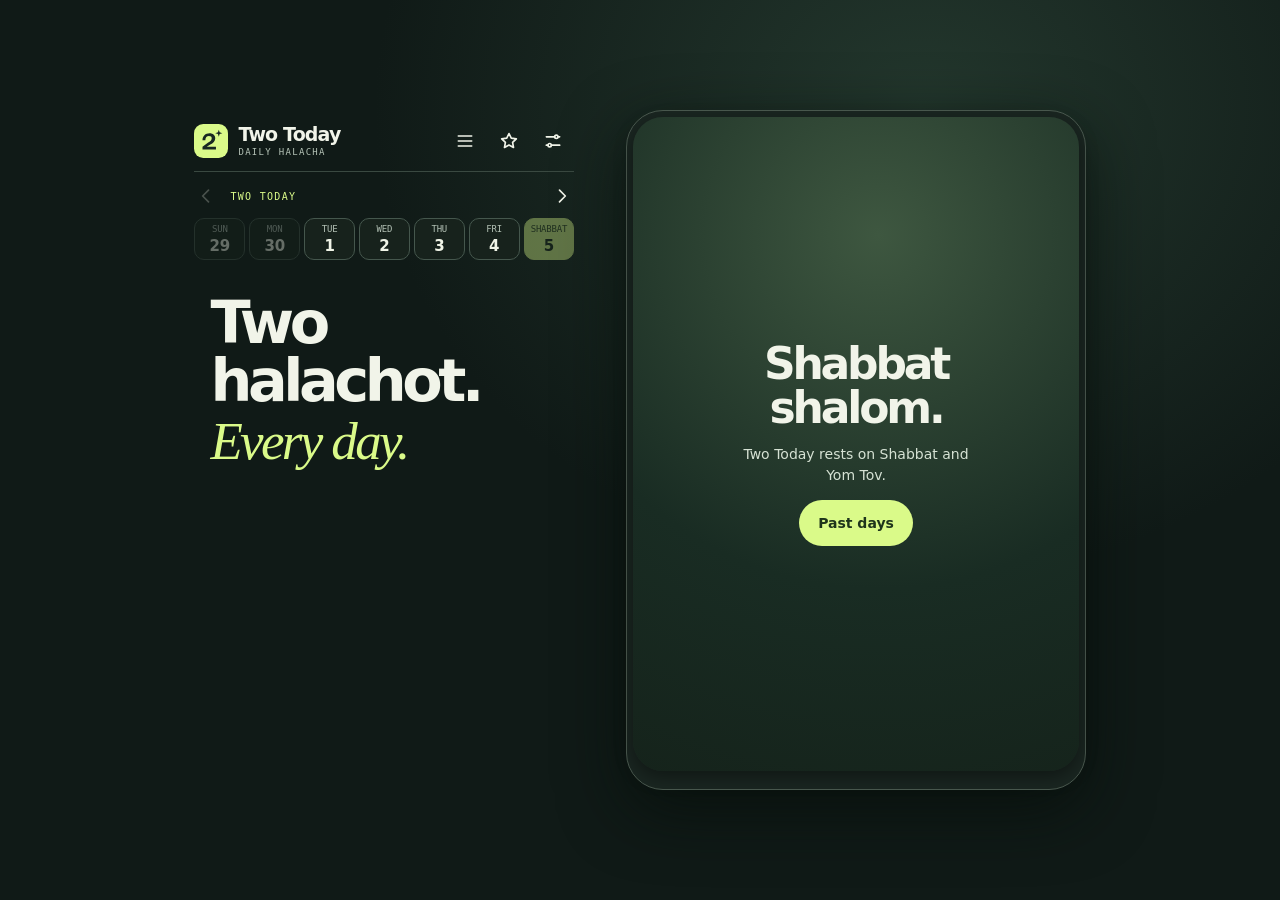
<file: index.html>
<!doctype html>
<html lang="en"><head><meta charset="utf-8">
<meta name="viewport" content="width=device-width,initial-scale=1,viewport-fit=cover">
<meta name="theme-color" content="#101a17">
<meta name="description" content="Two practical Sefardi halachot a day, matched to the Jewish calendar.">
<meta property="og:type" content="website">
<meta property="og:title" content="Two Today: two halachot a day">
<meta property="og:description" content="Short, practical Sefardi halachot from Yalkut Yosef, matched to the Jewish calendar.">
<meta property="og:url" content="https://two-today-halacha.vercel.app/">
<meta property="og:image" content="https://two-today-halacha.vercel.app/og.png">
<meta name="twitter:card" content="summary_large_image">
<title>Two Today</title>
<link rel="icon" href="mark.svg" type="image/svg+xml">
<link rel="stylesheet" href="styles.css">
<script src="app.js" defer></script>
</head><body><main id="app"></main>
<noscript><p style="padding:24px">Two Today needs JavaScript to show the cards.</p></noscript>
</body></html>
</file>
<file: styles.css>
:root{color-scheme:dark;--bg:#101a17;--ink:#f1f4e9;--muted:#b4c2b6;--lime:#dafa89;--line:#3a4941;--mono:ui-monospace,"SFMono-Regular",Consolas,monospace}
*{box-sizing:border-box}
html,body{height:100%}
body{margin:0;background:radial-gradient(ellipse at 72% 12%,#23372d 0%,transparent 42%),var(--bg);background-attachment:fixed;color:var(--ink);font:16px/1.5 system-ui,-apple-system,"Segoe UI",sans-serif;-webkit-text-size-adjust:100%;overflow-x:hidden}
p,h1,h2{margin:0}
button,a{-webkit-tap-highlight-color:transparent;touch-action:manipulation}
button,input{font:inherit}
button{cursor:pointer}
:focus-visible{outline:2px solid #e9ffa3;outline-offset:3px}
#app{width:100%;max-width:480px;min-height:100vh;min-height:100dvh;margin:auto;display:flex;flex-direction:column}
.mini,.eyebrow,.count{font:10px/1.5 var(--mono);text-transform:uppercase;letter-spacing:.13em}

/* top: name, shortcuts, the week */
.mast{display:flex;align-items:center;gap:2px;min-height:62px;margin:0 14px;border-bottom:1px solid var(--line)}
.brand{flex:1;display:flex;align-items:center;gap:10px;font-size:19px;font-weight:760;letter-spacing:-.045em;line-height:1.08;color:inherit;text-decoration:none}
.brand img{width:34px;height:34px}
.brand small{display:block;margin-top:4px;font:9px/1 var(--mono);letter-spacing:.145em;color:var(--muted)}
.icon{width:42px;height:42px;border-radius:50%;border:0;background:transparent;color:inherit;display:grid;place-items:center;text-decoration:none}
.icon:active{background:#fff1}
.eyebrow{display:flex;align-items:center;gap:6px;margin:4px 6px 2px;color:var(--lime)}
.eyebrow span{flex:1;min-width:0;white-space:nowrap;overflow:hidden;text-overflow:ellipsis}
.week{width:36px;height:36px;color:var(--ink)}
.week[aria-disabled]{opacity:.25}
.eyebrow bdi{font:13px/1.2 system-ui,sans-serif;letter-spacing:0;text-transform:none;color:var(--muted)}
.days{display:grid;grid-template-columns:repeat(7,minmax(0,1fr));gap:4px;margin:0 14px}
.days a{border:1px solid #45574d;border-radius:10px;color:var(--muted);background:#17221c;min-height:42px;padding:6px 0 4px;font:9px/1 var(--mono);letter-spacing:-.02em;text-transform:uppercase;text-align:center;text-decoration:none;overflow:hidden}
.days strong{display:block;color:#f0f4e7;font:650 15px/1.15 system-ui,sans-serif;margin-top:4px}
.days i{font-style:normal;font-size:.7em;margin-left:2px;vertical-align:.15em}
.days a[aria-disabled]{opacity:.38}
.days a.today{border-color:var(--lime)}
.days a.is-done{color:#b8efd4;border-color:#53977b;background:#213d34}
.days a.is-done strong{color:#c8f4de}
.days a[aria-current]{border-color:var(--lime);background:var(--lime);color:#304523}
.days a[aria-current] strong{color:#18261a}

/* the stack of flash cards */
.deck{position:relative;flex:1;min-height:430px;margin:10px 10px 12px;border:1px solid #4b5a50;border-radius:37px;background:#1a2621;box-shadow:0 20px 65px #070e0bc0}
.card{position:absolute;inset:6px 6px 18px;border-radius:30px;display:flex;flex-direction:column;overflow:hidden;background:var(--paper);color:#172721;box-shadow:0 6px 18px #0006;--paper:#e5f0d3;--sector:#c8e98b}
.card[data-p="1"]{--paper:#f8e8ca;--sector:#ebc788}
/* up-and-down moves scroll a long card; sideways moves are ours, on the card and everything in it */
.card.top,.card.top *{touch-action:pan-y}
.card.top{cursor:grab;will-change:transform}
.card.under{pointer-events:none;transform:translateY(calc((1 - var(--p,0))*24px)) scale(calc(.94 + var(--p,0)*.06));filter:brightness(calc(.9 + var(--p,0)*.1))}
.settle .card.under{transition:transform .25s ease-out,filter .25s}
.card.hidden{visibility:hidden}
.card.deal{animation:deal .32s cubic-bezier(.22,.7,.34,1) backwards}
.card.return{animation:return .3s cubic-bezier(.2,.9,.3,1) backwards}
.card-head{display:flex;align-items:center;gap:6px;padding:14px 14px 4px 20px}
.card-head .mini{flex:1;min-width:0}
.pill{width:40px;height:40px;border-radius:50%;border:1px solid #26382d53;background:transparent;color:#31483b;display:grid;place-items:center}
.pill[aria-pressed=true]{background:#1b3328;color:var(--lime);border-color:#1b3328}
.body{flex:1;overflow-y:auto;padding:6px 22px 8px}
.art{display:block;width:78px;height:50px;margin:2px 0 14px}
.art svg{display:block;width:100%;height:100%}
.art rect{fill:var(--sector)}
.q{font-size:clamp(30px,8.8vw,42px);letter-spacing:-.07em;line-height:1.02;font-weight:780;text-wrap:balance}
.q.sm{font-size:clamp(25px,7vw,33px);letter-spacing:-.055em;line-height:1.06}
.q.xs{font-size:clamp(21px,5.8vw,27px);letter-spacing:-.045em;line-height:1.1}
.answer{font-size:17px;line-height:1.43;margin:14px 0 4px;color:#263c31}
.source{font-size:12px}
.source a{display:inline-block;padding:11px 0 9px;color:#294336;text-underline-offset:3px}
.legal{font-size:11px;color:#4d6455}
.controls{display:flex;align-items:center;justify-content:space-between;gap:9px;padding:11px 16px 14px;border-top:1px solid #27382d24}
.dots{display:flex;gap:4px}
.dots span{height:5px;width:22px;border-radius:4px;background:#20382d35}
.dots span.on{background:#264536}
.count{margin-top:5px;color:#405a49}
.actions{display:flex;gap:6px}
.primary,.ghost{min-height:46px;border-radius:99px;padding:8px 18px;font-size:14px;font-weight:740;border:1px solid transparent;text-decoration:none;display:inline-flex;align-items:center;justify-content:center}
.primary{color:#fafcec;background:#1b3328}
.ghost{border-color:#2943344c;background:transparent;color:#283e31}

/* the last card: done */
.card.done{background:radial-gradient(circle at 55% 18%,#3e5740 0%,#192c23 60%,#15231b 100%);color:var(--ink)}
.finish{flex:1;display:flex;flex-direction:column;justify-content:center;align-items:center;text-align:center;gap:14px;padding:28px 22px}
.done-badge{width:85px;height:85px;border-radius:50%;background:var(--lime);color:#21361d;font-size:53px;line-height:85px;font-weight:650;box-shadow:0 0 0 9px #dafa8920,0 0 0 19px #dafa8910}
.done-title{font-size:44px;line-height:1;letter-spacing:-.072em;max-width:9ch}
.finish p{font-size:14px;color:#d6e2d4;max-width:28ch}
.finish .mini{font-size:10px}
.done .primary,.page .primary,.center .primary{background:var(--lime);color:#1e341b}
.link{background:none;border:0;color:#e5f0df;text-decoration:underline;text-underline-offset:4px;min-height:40px;padding:8px;font-size:13px}

/* welcome */
.center{flex:1;display:flex;flex-direction:column;justify-content:center;align-items:center;text-align:center;gap:14px;padding:24px}
.center h1{font-size:44px;line-height:1;letter-spacing:-.07em;max-width:9ch}
.center p{color:var(--muted);max-width:30ch}
input[type=time]{font-size:28px;padding:10px 16px;border-radius:14px;border:1px solid var(--line);background:#17221c;color:var(--ink);color-scheme:dark}

/* lists and settings */
.page{flex:1;padding:8px 14px 24px}
.page h1{font-size:30px;letter-spacing:-.06em;margin:4px 4px 12px}
.page .mast{margin:0}
.row{display:flex;gap:12px;align-items:center;width:100%;text-align:left;background:#17221c;color:var(--ink);border:1px solid var(--line);border-radius:14px;padding:12px 14px;margin-bottom:8px;text-decoration:none}
.row b{display:block;font-weight:650;line-height:1.3}
.row .mini{color:var(--muted)}
.row .tick{margin-left:auto;color:var(--lime);font-size:18px;min-width:18px}
.row.done{border-color:#53977b55}
.empty{color:var(--muted);padding:20px 4px}
.page .ghost{border-color:var(--line);color:var(--ink)}
.set{background:#17221c;border:1px solid var(--line);border-radius:14px;padding:16px;margin-bottom:10px}
.set h2{font-size:16px;margin-bottom:6px}
.set p{color:var(--muted);font-size:14px}
.set .line{display:flex;align-items:center;justify-content:space-between;gap:12px;margin-top:10px}
.set input[type=time]{font-size:20px;padding:6px 10px}
.set .ghost,.set .primary{margin-top:10px;margin-right:6px}
.set p b{color:var(--ink)}
.set .fine{font-size:12px;opacity:.6;margin-top:12px}
.switch{width:52px;height:30px;border-radius:99px;border:1px solid var(--line);background:#24332b;position:relative;flex:none}
.switch::after{content:"";position:absolute;top:3px;left:3px;width:22px;height:22px;border-radius:50%;background:var(--muted);transition:transform .15s}
.switch[aria-checked=true]{background:var(--lime);border-color:var(--lime)}
.switch[aria-checked=true]::after{transform:translateX(22px);background:#1e341b}
.toast{position:fixed;left:50%;bottom:90px;transform:translateX(-50%);background:#000c;color:#fff;padding:8px 14px;border-radius:99px;font-size:14px}

/* big screens only: a line of welcome under the week */
.pitch{display:none;margin:34px 16px 0;font-size:clamp(40px,4.6vw,62px);font-weight:760;letter-spacing:-.075em;line-height:.98}
.pitch em{font:italic .9em/1 Georgia,serif;letter-spacing:-.05em;color:var(--lime)}

@keyframes deal{from{opacity:0;transform:translateY(16px) scale(.97)}}
@keyframes return{from{transform:translateX(-120%) rotate(-18deg)}}
/* short screens: drop the picture and tighten, so the answer fits without scrolling */
@media(max-height:700px){.mast{min-height:50px}.art{display:none}.q{font-size:27px}.q.sm{font-size:23px}.q.xs{font-size:20px}.answer{font-size:16px;margin-top:10px}.deck{min-height:380px}.controls{padding:8px 14px 10px}}
/* Tablets, desktops and a phone on its side: the week on the left, the card on the right, both centred. */
@media(min-width:700px),(orientation:landscape) and (max-height:540px){
  body{display:flex;min-height:100vh;min-height:100dvh}
  #app.day{max-width:none;min-height:0;display:grid;grid-template-columns:minmax(250px,380px) minmax(300px,460px);grid-template-rows:auto auto auto 1fr;justify-content:center;column-gap:clamp(12px,4vw,56px);padding:10px 14px}
  .day .mast,.day .eyebrow,.day .days,.day .pitch{grid-column:1}
  .day .mast{margin:0}
  .day .eyebrow{margin:6px -6px 4px}
  .day .days{margin:0}
  .day .deck{grid-column:2;grid-row:1/5;margin:0;min-height:0;height:min(680px,calc(100vh - 20px));height:min(680px,calc(100dvh - 20px))}
}
@media(min-width:700px) and (min-height:600px){.day .pitch{display:block}}
/* a phone on its side is short: make the Done card compact so everything on it shows */
@media(max-height:540px){.finish{gap:7px;padding:12px;overflow-y:auto}.done-badge{width:50px;height:50px;font-size:32px;line-height:50px;box-shadow:0 0 0 6px #dafa8920}.done-title{font-size:30px;max-width:none}.finish .primary{min-height:40px}}
@media(prefers-reduced-motion:reduce){*{animation:none!important;transition:none!important}}
</file>
